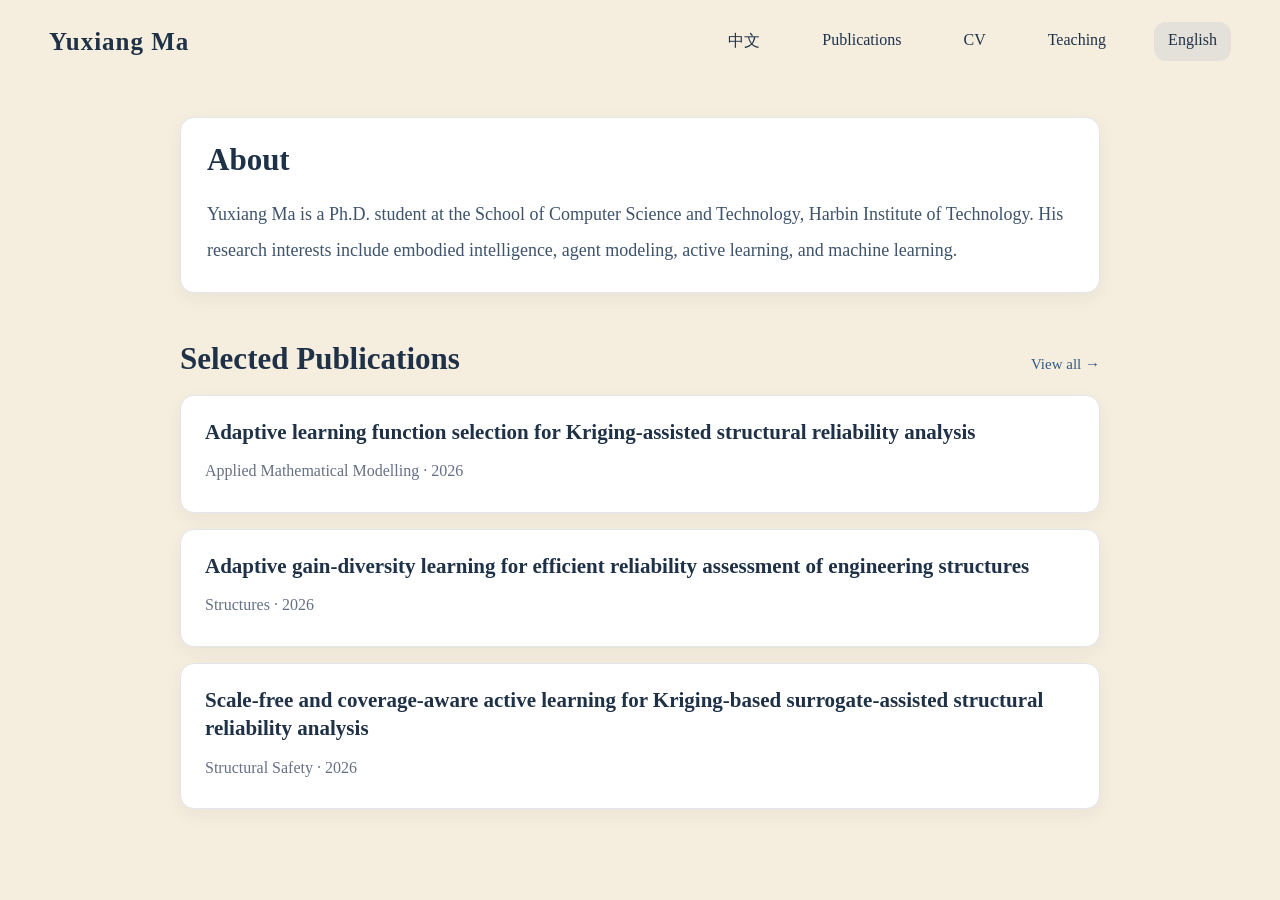
<file: static/en/index.html>
<!doctype html><html lang="en"><head><meta charset="utf-8"><meta name="viewport" content="width=device-width,initial-scale=1"><title>Yuxiang Ma | Academic Homepage</title><link rel="stylesheet" href="../css/homepage.css"></head><body class="homepage"><header class="site-nav"><a class="site-name" href="../">Yuxiang Ma</a><nav><a href="../">中文</a><a href="papers/">Publications</a><a href="../cv/ma-yuxiang-cv.pdf">CV</a><a href="../#teaching">Teaching</a><a class="active" href="./">English</a></nav></header><main class="papers-main"><section class="intro-section"><h2>About</h2><div class="intro-text">Yuxiang Ma is a Ph.D. student at the School of Computer Science and Technology, Harbin Institute of Technology. His research interests include embodied intelligence, agent modeling, active learning, and machine learning.</div></section><section class="home-section"><div class="section-heading"><h2>Selected Publications</h2><a href="papers/">View all →</a></div><div class="featured-papers"><article class="paper-card"><h3>Adaptive learning function selection for Kriging-assisted structural reliability analysis</h3><p class="paper-venue">Applied Mathematical Modelling · 2026</p></article><article class="paper-card"><h3>Adaptive gain-diversity learning for efficient reliability assessment of engineering structures</h3><p class="paper-venue">Structures · 2026</p></article><article class="paper-card"><h3>Scale-free and coverage-aware active learning for Kriging-based surrogate-assisted structural reliability analysis</h3><p class="paper-venue">Structural Safety · 2026</p></article></div></section></main></body></html>
</file>
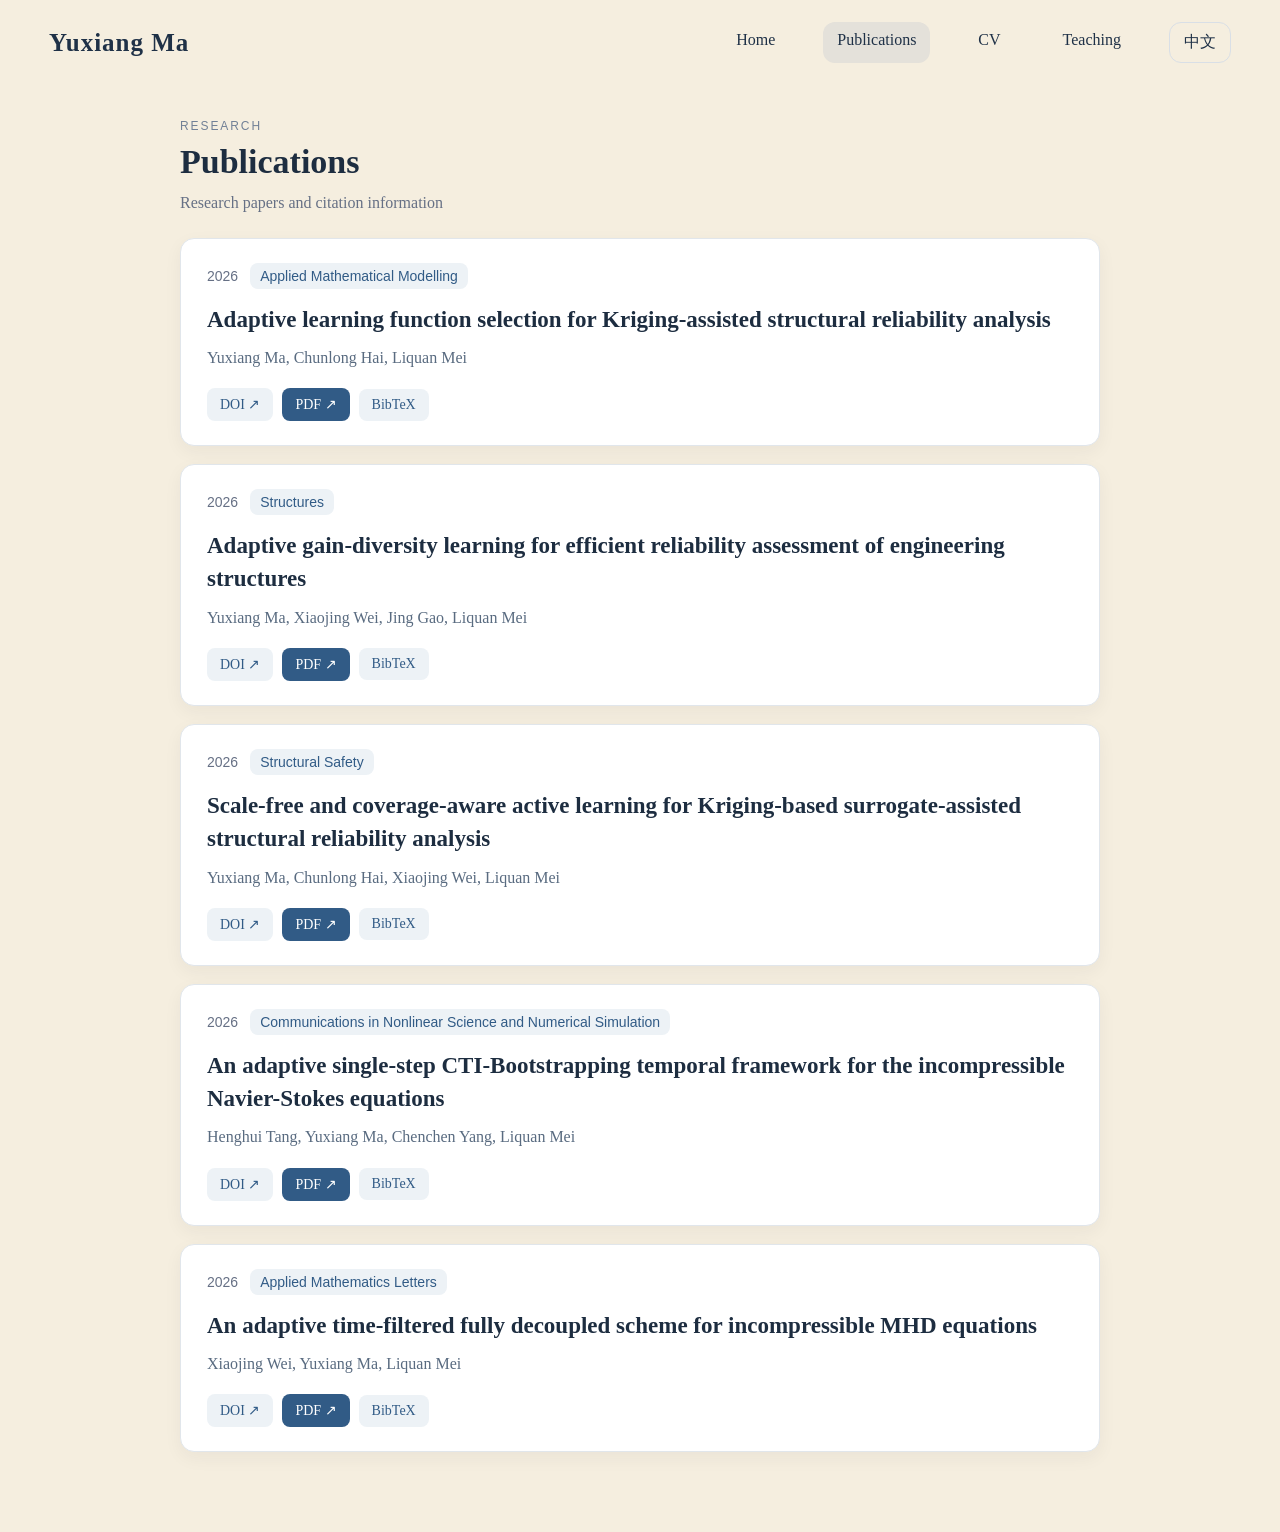
<file: static/en/papers/index.html>
<!doctype html><html lang="en"><head><meta charset="utf-8"><meta name="viewport" content="width=device-width,initial-scale=1"><title>Publications | Yuxiang Ma</title><link rel="stylesheet" href="../../css/homepage.css"></head><body class="homepage papers-modern"><header class="site-nav"><a class="site-name" href="../">Yuxiang Ma</a><nav><a href="../">Home</a><a class="active" href="./">Publications</a><a href="../../cv/ma-yuxiang-cv.pdf">CV</a><a href="../../#teaching">Teaching</a><a class="lang-link" href="../../posts/">中文</a></nav></header><main class="papers-main"><div class="papers-intro"><p class="papers-kicker">RESEARCH</p><h1>Publications</h1><p>Research papers and citation information</p></div><div class="papers-list">
<article class="publication-card"><div class="publication-meta"><span>2026</span><span class="venue-pill">Applied Mathematical Modelling</span></div><h2>Adaptive learning function selection for Kriging-assisted structural reliability analysis</h2><p class="publication-authors">Yuxiang Ma, Chunlong Hai, Liquan Mei</p><div class="publication-actions"><a class="action-button" href="https://doi.org/10.1016/j.apm.2025.116614" target="_blank">DOI ↗</a><a class="action-button pdf-button" href="../../papers/adaptive-learning-function-selection.pdf" target="_blank">PDF ↗</a><details class="bibtex"><summary>BibTeX</summary><div class="bibtex-box"><pre class="bibtex-text">@article{ma2026apm,
  title={Adaptive learning function selection for Kriging-assisted structural reliability analysis},
  author={Ma, Yuxiang and Hai, Chunlong and Mei, Liquan},
  journal={Applied Mathematical Modelling},
  year={2026},
  doi={10.1016/j.apm.2025.116614}
}</pre></div></details></div></article>
<article class="publication-card"><div class="publication-meta"><span>2026</span><span class="venue-pill">Structures</span></div><h2>Adaptive gain-diversity learning for efficient reliability assessment of engineering structures</h2><p class="publication-authors">Yuxiang Ma, Xiaojing Wei, Jing Gao, Liquan Mei</p><div class="publication-actions"><a class="action-button" href="https://doi.org/10.1016/j.istruc.2026.112965" target="_blank">DOI ↗</a><a class="action-button pdf-button" href="../../papers/adaptive-gain-diversity-learning.pdf" target="_blank">PDF ↗</a><details class="bibtex"><summary>BibTeX</summary><div class="bibtex-box"><pre class="bibtex-text">@article{ma2026structures,
  title={Adaptive gain-diversity learning for efficient reliability assessment of engineering structures},
  author={Ma, Yuxiang and Wei, Xiaojing and Gao, Jing and Mei, Liquan},
  journal={Structures},
  year={2026},
  doi={10.1016/j.istruc.2026.112965}
}</pre></div></details></div></article>
<article class="publication-card"><div class="publication-meta"><span>2026</span><span class="venue-pill">Structural Safety</span></div><h2>Scale-free and coverage-aware active learning for Kriging-based surrogate-assisted structural reliability analysis</h2><p class="publication-authors">Yuxiang Ma, Chunlong Hai, Xiaojing Wei, Liquan Mei</p><div class="publication-actions"><a class="action-button" href="https://doi.org/10.1016/j.strusafe.2026.102744" target="_blank">DOI ↗</a><a class="action-button pdf-button" href="../../papers/scale-free-coverage-aware-learning.pdf" target="_blank">PDF ↗</a><details class="bibtex"><summary>BibTeX</summary><div class="bibtex-box"><pre class="bibtex-text">@article{ma2026structuralsafety,
  title={Scale-free and coverage-aware active learning for Kriging-based surrogate-assisted structural reliability analysis},
  author={Ma, Yuxiang and Hai, Chunlong and Wei, Xiaojing and Mei, Liquan},
  journal={Structural Safety},
  year={2026},
  doi={10.1016/j.strusafe.2026.102744}
}</pre></div></details></div></article>
<article class="publication-card"><div class="publication-meta"><span>2026</span><span class="venue-pill">Communications in Nonlinear Science and Numerical Simulation</span></div><h2>An adaptive single-step CTI-Bootstrapping temporal framework for the incompressible Navier-Stokes equations</h2><p class="publication-authors">Henghui Tang, Yuxiang Ma, Chenchen Yang, Liquan Mei</p><div class="publication-actions"><a class="action-button" href="https://doi.org/10.1016/j.cnsns.2026.110466" target="_blank">DOI ↗</a><a class="action-button pdf-button" href="../../papers/cti-bootstrapping-navier-stokes.pdf" target="_blank">PDF ↗</a><details class="bibtex"><summary>BibTeX</summary><div class="bibtex-box"><pre class="bibtex-text">@article{tang2026cnsns,
  title={An adaptive single-step CTI-Bootstrapping temporal framework for the incompressible Navier-Stokes equations},
  author={Tang, Henghui and Ma, Yuxiang and Yang, Chenchen and Mei, Liquan},
  journal={Communications in Nonlinear Science and Numerical Simulation},
  year={2026},
  doi={10.1016/j.cnsns.2026.110466}
}</pre></div></details></div></article>
<article class="publication-card"><div class="publication-meta"><span>2026</span><span class="venue-pill">Applied Mathematics Letters</span></div><h2>An adaptive time-filtered fully decoupled scheme for incompressible MHD equations</h2><p class="publication-authors">Xiaojing Wei, Yuxiang Ma, Liquan Mei</p><div class="publication-actions"><a class="action-button" href="https://doi.org/10.1016/j.aml.2026.110059" target="_blank">DOI ↗</a><a class="action-button pdf-button" href="../../papers/time-filtered-mhd.pdf" target="_blank">PDF ↗</a><details class="bibtex"><summary>BibTeX</summary><div class="bibtex-box"><pre class="bibtex-text">@article{wei2026aml,
  title={An adaptive time-filtered fully decoupled scheme for incompressible MHD equations},
  author={Wei, Xiaojing and Ma, Yuxiang and Mei, Liquan},
  journal={Applied Mathematics Letters},
  year={2026},
  doi={10.1016/j.aml.2026.110059}
}</pre></div></details></div></article></div></main></body></html>
</file>
<file: static/css/homepage.css>
:root { --paper:#f5eedf; --ink:#1f3147; --muted:#667085; --card:#fff; --line:#d9dfe6; --accent:#315b86; }
* { box-sizing:border-box; }
html { scroll-behavior:smooth; }
body { margin:0; color:var(--ink); background:var(--paper); font-family:Georgia,"Noto Serif SC","Songti SC",serif; }
a { color:inherit; text-decoration:none; }
.site-nav { max-width:1250px; margin:0 auto; padding:22px 34px; display:flex; align-items:center; justify-content:space-between; }
.site-name { font-size:25px; font-weight:700; letter-spacing:.04em; }
.site-nav nav { display:flex; gap:34px; font-size:16px; }
.site-nav nav a { padding:9px 14px; border-radius:12px; }
.site-nav nav a:hover,.site-nav nav a.active { background:#e4e1da; }
.home-shell { max-width:1160px; margin:32px auto 80px; padding:0 30px; display:grid; grid-template-columns:300px minmax(0,1fr); gap:70px; }
.profile-panel { text-align:center; }
.profile-photo { width:245px; height:300px; object-fit:cover; border-radius:18px; background:#fff; box-shadow:0 14px 30px rgba(38,49,65,.14); }
.profile-panel h1 { margin:24px 0 2px; font-size:31px; }
.profile-name { margin:0; font-size:18px; color:var(--muted); }
.profile-role { margin:25px 0 4px; font-size:20px; font-weight:700; }
.profile-affiliation { margin:0; color:var(--muted); line-height:1.8; font-size:17px; }
.social-links { display:flex; flex-wrap:wrap; justify-content:center; gap:10px; margin:28px 0; }
.social-links a { border:1px solid var(--line); border-radius:999px; padding:7px 11px; font-size:13px; background:rgba(255,255,255,.5); }
.intro-section,.interest-card,.news-card { margin-top:32px; padding:22px; text-align:left; border-radius:14px; background:var(--card); border:1px solid #e1e6eb; box-shadow:0 6px 18px rgba(38,49,65,.05); }
.intro-section h2,.interest-card h2,.news-card h2 { margin:0 0 12px; font-size:20px; }
.interest-card p { margin:0; color:var(--muted); line-height:1.8; }
.home-content { min-width:0; }
.intro-section h2,.home-section h2 { margin:0 0 18px; font-size:31px; }
.intro-section { padding:24px 26px; border-radius:14px; background:var(--card); border:1px solid #e1e6eb; box-shadow:0 6px 18px rgba(38,49,65,.05); }
.intro-text { font-size:18px; line-height:2; color:#3e536b; }
.home-section { margin-top:48px; }
.section-heading { display:flex; align-items:baseline; justify-content:space-between; gap:20px; }
.section-heading a { color:var(--accent); font-size:15px; }
.featured-papers { display:grid; gap:16px; }
.paper-card { padding:22px 24px; background:var(--card); border:1px solid #e1e6eb; border-radius:14px; box-shadow:0 6px 18px rgba(38,49,65,.05); }
.paper-card h3 { margin:0 0 12px; font-size:21px; line-height:1.35; }
.paper-card h3 a:hover { color:var(--accent); }
.paper-authors,.paper-venue { margin:6px 0; color:var(--muted); line-height:1.6; }
.tag-list { display:flex; flex-wrap:wrap; gap:8px; margin-top:12px; }
.tag-list span { border:1px solid #b8c8d8; color:var(--accent); border-radius:999px; padding:3px 9px; font-size:12px; }
.news-list { display:grid; gap:14px; }
.news-item { display:grid; grid-template-columns:58px 1fr; gap:10px; align-items:start; }
.news-item time { color:var(--muted); font-size:13px; }
.news-item p { margin:0; line-height:1.6; font-size:14px; }
.list-shell { max-width:980px; margin:50px auto 80px; padding:0 30px; }
.list-shell .section-heading h1 { margin:0 0 24px; font-size:32px; }
@media (max-width:850px) { .site-nav { padding:18px 20px; align-items:flex-start; gap:12px; } .site-nav nav { gap:6px; flex-wrap:wrap; justify-content:flex-end; } .home-shell { grid-template-columns:1fr; gap:34px; margin-top:12px; } .profile-panel { max-width:360px; margin:0 auto; } .profile-photo { width:220px; height:270px; } }





/* Dedicated publications page */
.papers-page { min-height:100vh; background:#f6f7f9; color:#203247; font-family:Inter,"Segoe UI","Noto Sans SC",Arial,sans-serif; }
.papers-nav { max-width:1120px; margin:0 auto; padding:24px 32px; display:flex; justify-content:space-between; align-items:center; border-bottom:1px solid #e2e7ec; }
.papers-brand { font-size:20px; font-weight:700; letter-spacing:.02em; color:#1d2d40; }
.papers-brand span { margin-left:8px; color:#758397; font-size:14px; font-weight:400; }
.papers-nav nav { display:flex; gap:10px; align-items:center; }
.papers-nav nav a { padding:9px 15px; border-radius:8px; color:#536276; font-size:15px; text-decoration:none; }
.papers-nav nav a:hover,.papers-nav nav a.active { color:#173e68; background:#e8eef5; }
.papers-main { max-width:1000px; margin:0 auto; padding:58px 32px 90px; }
.papers-intro { margin-bottom:28px; }
.papers-intro .eyebrow { margin:0 0 9px; color:#52779c; font-size:12px; font-weight:700; letter-spacing:.16em; }
.papers-intro h1 { margin:0; color:#1d2d40; font-size:36px; line-height:1.25; }
.papers-intro > p:last-child { margin:10px 0 0; color:#758397; font-size:16px; }
.papers-list { display:grid; gap:16px; }
.publication-card { padding:25px 28px; background:#fff; border:1px solid #e4e9ee; border-radius:13px; box-shadow:0 4px 14px rgba(26,43,61,.045); }
.publication-topline { display:flex; gap:12px; align-items:center; color:#768397; font-size:13px; }
.publication-venue { padding:4px 9px; border-radius:999px; color:#315f8b; background:#edf3f8; font-size:12px; }
.publication-card h2 { margin:13px 0 8px; color:#1d2d40; font-size:21px; font-weight:650; line-height:1.48; }
.publication-card h2 a { color:inherit; text-decoration:none; }
.publication-card h2 a:hover { color:#315f8b; }
.publication-authors { margin:0; color:#66758a; font-size:15px; line-height:1.7; }
.publication-bottom { margin-top:17px; display:flex; justify-content:space-between; align-items:center; gap:16px; }
.publication-tags,.publication-links { display:flex; flex-wrap:wrap; gap:8px; }
.publication-tags span { padding:4px 9px; border:1px solid #dbe3eb; border-radius:999px; color:#62748a; font-size:12px; }
.publication-links a { color:#496984; font-size:13px; text-decoration:none; }
.publication-links .pdf-link { color:#fff; background:#315f8b; padding:8px 12px; border-radius:7px; }
.publication-links .pdf-link:hover { background:#244b70; }
@media(max-width:650px) { .papers-nav { padding:18px 20px; } .papers-main { padding:38px 18px 60px; } .papers-intro h1 { font-size:30px; } .publication-card { padding:20px; } .publication-card h2 { font-size:18px; } .publication-bottom { align-items:flex-start; flex-direction:column; } }

/* Publications and teaching refinements */
.lang-link { border:1px solid #d9dfe6; border-radius:10px; }
.teaching-card { padding:22px 24px; background:#fff; border:1px solid #e1e6eb; border-radius:14px; box-shadow:0 6px 18px rgba(38,49,65,.05); color:#3e536b; line-height:1.8; }
.papers-modern { min-height:100vh; }
.papers-main { max-width:980px; margin:34px auto 80px; padding:0 30px; }
.papers-intro { margin:0 0 26px; }
.papers-kicker { margin:0 0 8px; color:#718096; font-family:Arial,sans-serif; font-size:12px; letter-spacing:.16em; }
.papers-intro h1 { margin:0; font-size:34px; }
.papers-intro p:last-child { color:#667085; font-size:16px; }
.papers-list { display:grid; gap:18px; }
.publication-card { padding:24px 26px; background:#fff; border:1px solid #e1e6eb; border-radius:14px; box-shadow:0 6px 18px rgba(38,49,65,.05); }
.publication-meta { display:flex; align-items:center; gap:12px; color:#667085; font:14px Arial,sans-serif; }
.venue-pill { background:#edf2f6; color:#315b86; padding:5px 10px; border-radius:8px; }
.publication-card h2 { margin:14px 0 8px; font-size:23px; line-height:1.45; }
.publication-authors { margin:0; color:#596b80; font-size:16px; line-height:1.7; }
.publication-actions { display:flex; flex-wrap:wrap; gap:9px; align-items:center; margin-top:17px; }
.action-button,.bibtex summary { border:0; background:#edf2f6; color:#315b86; border-radius:8px; padding:8px 13px; font-size:14px; cursor:pointer; font-family:inherit; }
.pdf-button { color:#fff; background:#315b86; }
.action-button.disabled { color:#8491a1; cursor:default; }
.bibtex { position:relative; }
.bibtex summary { list-style:none; }
.bibtex summary::-webkit-details-marker { display:none; }
.bibtex-box { position:relative; margin-top:10px; padding:16px; min-width:min(700px,80vw); background:#f7f8fa; border:1px solid #d9dfe6; border-radius:10px; }
.bibtex-text { margin:0; white-space:pre-wrap; overflow-wrap:anywhere; color:#334155; font:13px/1.65 Consolas,monospace; }
.copy-bibtex { position:absolute; top:10px; right:10px; border:1px solid #d9dfe6; background:#fff; color:#315b86; padding:6px 10px; border-radius:7px; cursor:pointer; }
.publication-tags { display:flex; flex-wrap:wrap; gap:8px; margin-top:15px; }
.publication-tags span { border:1px solid #cbd7e3; color:#496984; border-radius:999px; padding:4px 10px; font-size:12px; }
@media(max-width:650px) { .papers-main { margin-top:24px; padding:0 18px; } .papers-intro h1 { font-size:29px; } .publication-card { padding:19px; } .publication-card h2 { font-size:19px; } .bibtex-box { min-width:0; width:80vw; } .site-nav nav { gap:3px; } .site-nav nav a { padding:7px 8px; } }
</file>
